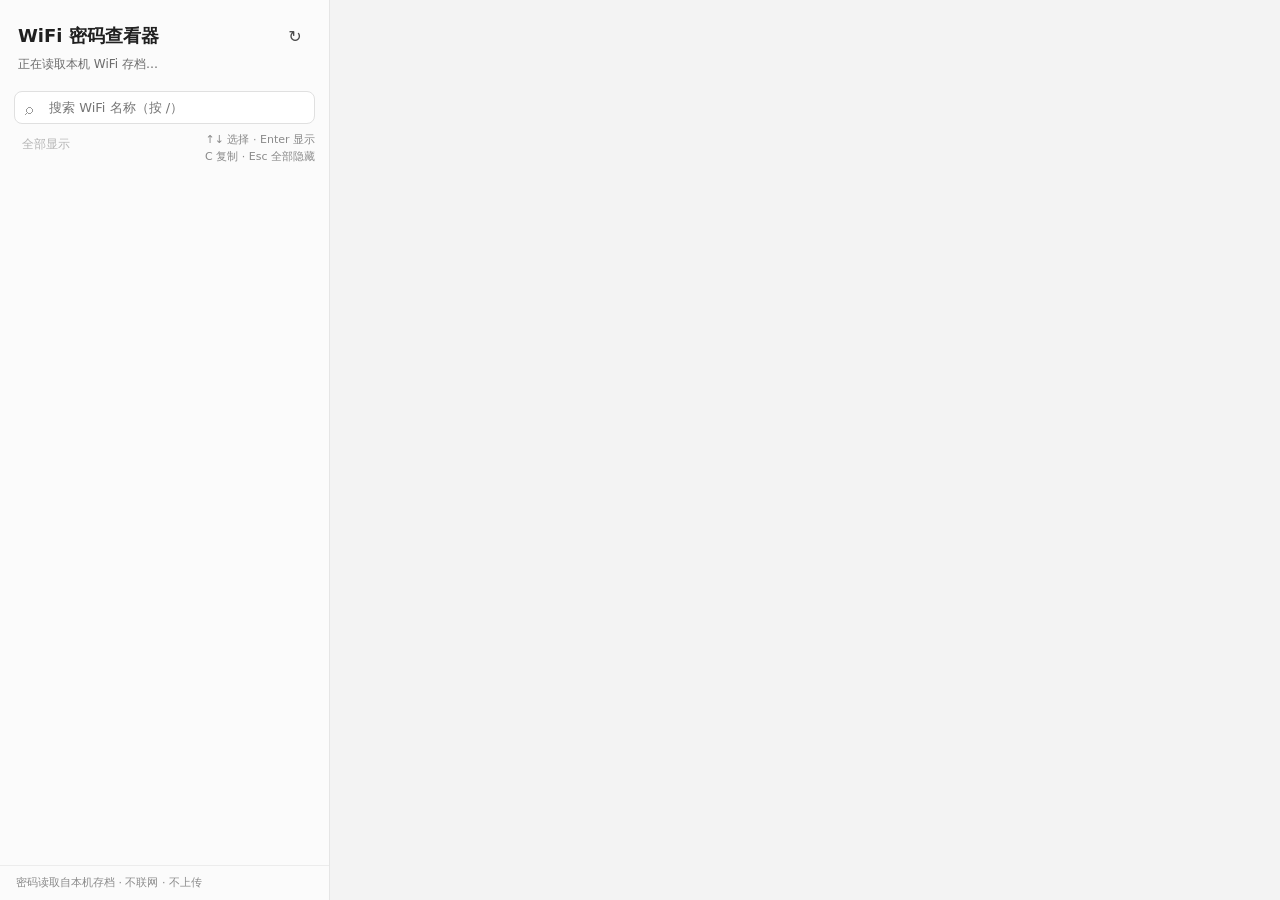
<file: wifi_pass_viewer/ui/index.html>
<!doctype html>
<html lang="zh-CN">
<head>
<meta charset="utf-8">
<meta name="viewport" content="width=device-width, initial-scale=1">
<title>WiFi 密码查看器</title>
<link rel="stylesheet" href="style.css">
</head>
<body>
<div class="app">
  <aside class="side">
    <header class="side-head">
      <div class="title-row">
        <h1>WiFi 密码查看器</h1>
        <button id="refresh" class="icon-btn" title="重新扫描">↻</button>
      </div>
      <div class="cnt" id="count-line">正在读取本机 WiFi 存档…</div>
    </header>
    <div class="search-wrap">
      <input id="search" type="search" placeholder="搜索 WiFi 名称（按 /）" autocomplete="off" spellcheck="false">
    </div>
    <div class="toolbar">
      <button id="toggle-all" class="mini" disabled>全部显示</button>
      <span class="hint">↑↓ 选择 · Enter 显示<br>C 复制 · Esc 全部隐藏</span>
    </div>
    <div class="list" id="list"></div>
    <div class="side-foot" id="foot-note">密码读取自本机存档 · 不联网 · 不上传</div>
  </aside>
  <main class="detail" id="detail"></main>
</div>

<div id="toast"></div>

<div id="qr-modal" class="overlay hidden">
  <div class="overlay-backdrop" id="qr-backdrop"></div>
  <div class="modal-card qr-card">
    <button class="modal-x" id="qr-close">✕</button>
    <div class="qr-title">扫码连接 WiFi</div>
    <div class="qr-ssid" id="qr-ssid"></div>
    <canvas id="qr-canvas" width="252" height="252"></canvas>
    <div class="qr-pw" id="qr-pw"></div>
    <div class="qr-note">用手机相机或系统扫一扫即可连接</div>
  </div>
</div>

<div id="about-modal" class="overlay hidden">
  <div class="overlay-backdrop" id="about-backdrop"></div>
  <div class="modal-card about-card">
    <button class="modal-x" id="about-close">✕</button>
    <div class="about-title">WiFi 密码查看器</div>
    <div class="about-version" id="about-version">v—</div>
    <div class="about-body">
      <p>密码读取自本机 Windows 存档（netsh），工具<b>不联网、不上传、只读</b>。</p>
      <p>复制密码时已自动排除剪贴板历史（Win+V）与云同步，60 秒后自动清除。</p>
      <p>查不到密码的网络：开放网络本身没有密码；企业网络（802.1X）不保存明文密码。</p>
    </div>
    <div class="about-actions">
      <button class="btn secondary" id="about-update">检查更新</button>
      <button class="btn primary" id="about-ok">知道了</button>
    </div>
  </div>
</div>

<script src="app.js"></script>
</body>
</html>
</file>
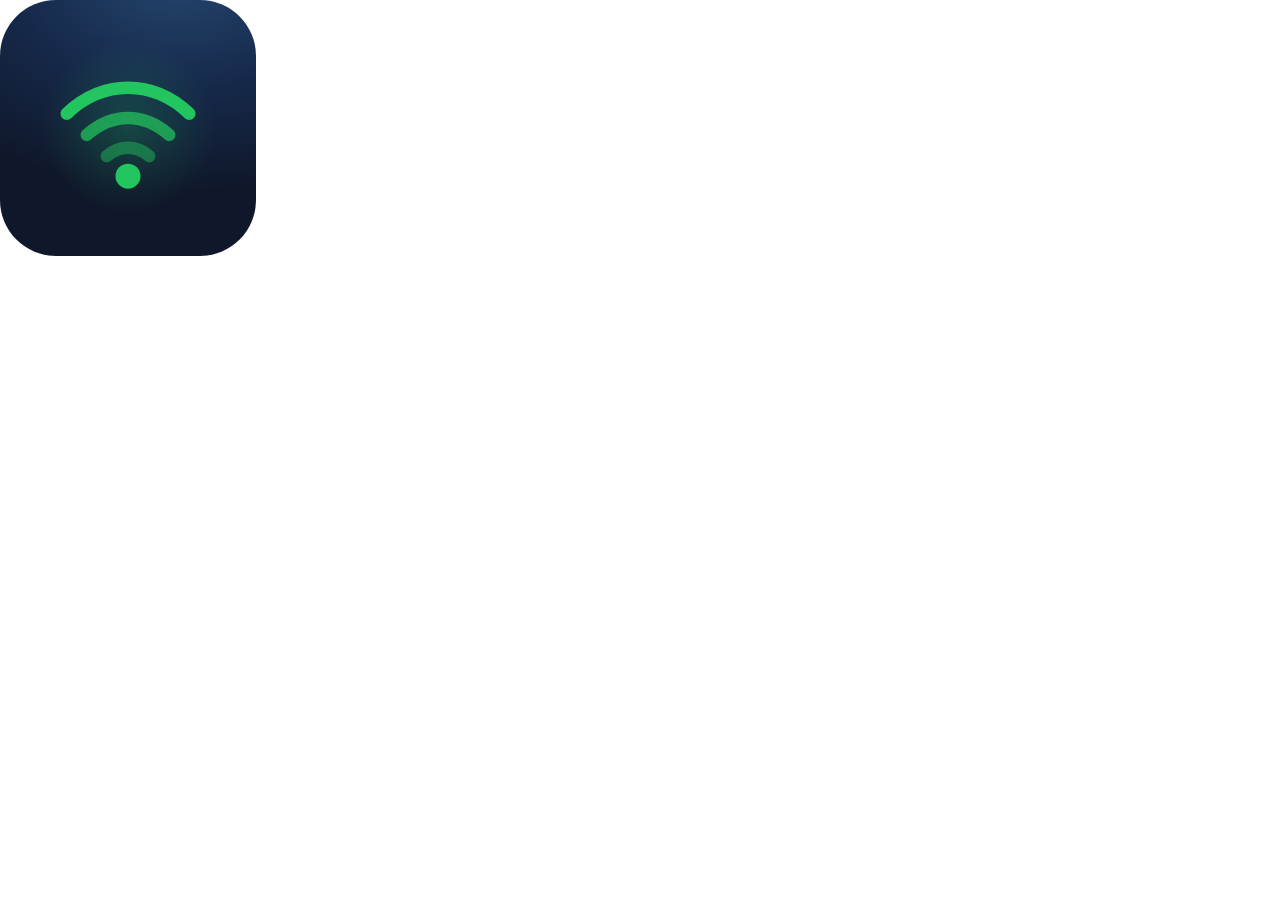
<file: assets/icon.src.html>
<!doctype html>
<html lang="zh-CN">
<head>
<meta charset="utf-8">
<style>
  * { margin: 0; padding: 0; box-sizing: border-box; }
  body { width: 256px; height: 256px; overflow: hidden; }
  .stage { position: relative; width: 256px; height: 256px;
           background: radial-gradient(320px 220px at 70% -10%, #24466F 0%, #16294A 52%, #0F172A 100%);
           border-radius: 56px; display: grid; place-items: center; }
  .glow { position: absolute; width: 190px; height: 190px; border-radius: 50%;
          background: radial-gradient(circle, rgba(34,197,94,.22) 0%, transparent 65%); }
</style>
</head>
<body>
<div class="stage">
  <div class="glow"></div>
  <svg width="150" height="122" viewBox="0 0 24 19" fill="none">
    <path d="M2.2 7.2C8 1.7 16 1.7 21.8 7.2" stroke="#22C55E" stroke-width="2" stroke-linecap="round"/>
    <path d="M5.4 10.6C9.5 7 14.5 7 18.6 10.6" stroke="#22C55E" stroke-width="2" stroke-linecap="round" opacity=".72"/>
    <path d="M8.6 14C10.65 12.2 13.35 12.2 15.4 14" stroke="#22C55E" stroke-width="2" stroke-linecap="round" opacity=".45"/>
    <circle cx="12" cy="17.2" r="2" fill="#22C55E"/>
  </svg>
</div>
</body>
</html>
</file>
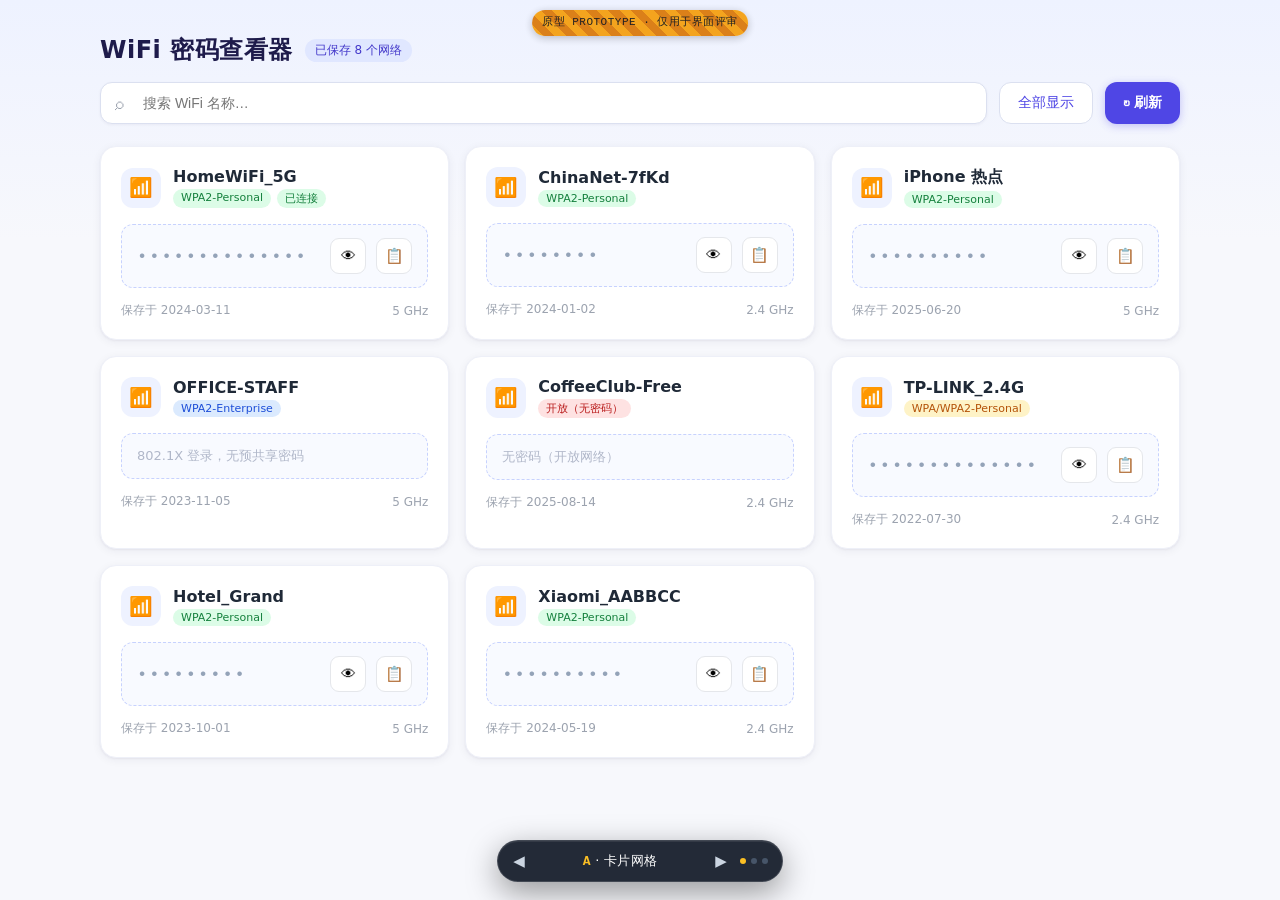
<file: prototype/ui-prototype.html>
<!doctype html>
<html lang="zh-CN">
<head>
<meta charset="utf-8">
<meta name="viewport" content="width=device-width, initial-scale=1">
<title>WiFi 密码查看器 · UI 原型 (PROTOTYPE)</title>
<!--
  ═══════════════════════════════════════════════════════════════════
  UI 原型（PROTOTYPE —— 一次性产物，勿当成品使用）
  ───────────────────────────────────────────────────────────────────
  问题：WiFi 密码查看器的桌面界面应该长什么样？
  计划：3 个结构完全不同的变体，通过 ?variant=A|B|C 切换：
        A = 卡片网格（友好消费风，鼠标优先）
        B = 主从分栏（Win11 设置风，选择→大按钮复制）
        C = 控制台表格（极客风，键盘优先）
        底部浮动条左右切换；← → 键也可切换。
  评审后：选定赢家并入正式实现，全套变体存档到 throwaway 分支。
  ═══════════════════════════════════════════════════════════════════
-->
<style>
  * { margin: 0; padding: 0; box-sizing: border-box; }
  :root {
    --mono: "Cascadia Code", Consolas, "Courier New", monospace;
    --sans: "Segoe UI", "Microsoft YaHei UI", "Microsoft YaHei", system-ui, sans-serif;
  }
  html, body { height: 100%; }
  body { font-family: var(--sans); overflow-x: hidden; }

  /* ── 原型标记（不属于任何变体的设计） ─────────────────────── */
  #proto-flag {
    position: fixed; top: 10px; left: 50%; transform: translateX(-50%); z-index: 900;
    font: 11px/1.6 var(--mono); letter-spacing: .5px;
    background: repeating-linear-gradient(45deg, #f59e0b, #f59e0b 8px, #d97706 8px, #d97706 16px);
    color: #111; padding: 4px 10px; border-radius: 999px;
    box-shadow: 0 2px 8px rgba(0,0,0,.25); opacity: .92; pointer-events: none;
  }
  #toast {
    position: fixed; bottom: 84px; right: 24px; z-index: 950;
    background: #111827; color: #fff; font-size: 13px;
    padding: 9px 16px; border-radius: 10px; box-shadow: 0 8px 24px rgba(0,0,0,.3);
    opacity: 0; transform: translateY(8px); transition: all .22s ease; pointer-events: none;
  }
  #toast.show { opacity: 1; transform: translateY(0); }

  /* ── 浮动变体切换条（原型工具，不属于任何变体） ────────────── */
  #switcher {
    position: fixed; bottom: 18px; left: 50%; transform: translateX(-50%); z-index: 1000;
    display: flex; align-items: center; gap: 2px;
    background: rgba(17, 24, 39, .92); color: #fff;
    border: 1px solid rgba(255,255,255,.14);
    border-radius: 999px; padding: 5px 6px;
    box-shadow: 0 10px 32px rgba(0,0,0,.4), inset 0 1px 0 rgba(255,255,255,.08);
    backdrop-filter: blur(8px); font-size: 13px; user-select: none;
  }
  #switcher button {
    all: unset; cursor: pointer; width: 30px; height: 30px; border-radius: 50%;
    display: grid; place-items: center; color: #cbd5e1; font-size: 15px;
  }
  #switcher button:hover { background: rgba(255,255,255,.12); color: #fff; }
  #switcher .label { padding: 0 10px; min-width: 168px; text-align: center; letter-spacing: .3px; }
  #switcher .label b { color: #fbbf24; font-family: var(--mono); }
  #switcher .dots { display: flex; gap: 5px; padding: 0 8px 0 2px; }
  #switcher .dot { width: 6px; height: 6px; border-radius: 50%; background: #475569; cursor: pointer; }
  #switcher .dot.on { background: #fbbf24; }

  /* ════════════════════════════════════════════════════════════════
     A · 卡片网格（友好消费风）
     ════════════════════════════════════════════════════════════════ */
  .va-app { min-height: 100vh; background: linear-gradient(180deg,#eef2ff 0%,#f7f8fc 240px); padding: 34px 34px 110px; }
  .va-head { max-width: 1080px; margin: 0 auto 22px; }
  .va-title { display: flex; align-items: center; gap: 12px; }
  .va-title h1 { font-size: 24px; color: #1e1b4b; letter-spacing: .5px; }
  .va-title .badge { font-size: 12px; color: #4338ca; background: #e0e7ff; padding: 3px 10px; border-radius: 999px; }
  .va-bar { display: flex; gap: 12px; margin-top: 16px; }
  .va-search { flex: 1; position: relative; }
  .va-search input {
    width: 100%; padding: 12px 16px 12px 42px; font-size: 14px;
    border: 1px solid #dbe0f0; border-radius: 12px; background: #fff; outline: none;
    box-shadow: 0 1px 3px rgba(30,27,75,.05);
  }
  .va-search input:focus { border-color: #818cf8; box-shadow: 0 0 0 3px #e0e7ff; }
  .va-search::before { content: "⌕"; position: absolute; left: 15px; top: 50%; transform: translateY(-50%); color: #9ca3af; font-size: 17px; }
  .va-btn { border: none; cursor: pointer; border-radius: 12px; font-size: 14px; padding: 0 18px; background: #4f46e5; color: #fff; font-weight: 600; box-shadow: 0 2px 8px rgba(79,70,229,.3); }
  .va-btn:hover { background: #4338ca; }
  .va-btn.ghost { background: #fff; color: #4f46e5; border: 1px solid #dbe0f0; box-shadow: none; font-weight: 500; }
  .va-grid { max-width: 1080px; margin: 0 auto; display: grid; grid-template-columns: repeat(auto-fill,minmax(310px,1fr)); gap: 16px; }
  .va-card { background: #fff; border-radius: 16px; padding: 20px; box-shadow: 0 2px 10px rgba(30,27,75,.06), 0 1px 2px rgba(30,27,75,.05); border: 1px solid #eef0f8; transition: transform .15s, box-shadow .15s; }
  .va-card:hover { transform: translateY(-2px); box-shadow: 0 10px 26px rgba(30,27,75,.12); }
  .va-card .top { display: flex; align-items: center; gap: 12px; }
  .va-wifi-ico { width: 40px; height: 40px; border-radius: 12px; display: grid; place-items: center; background: #eef2ff; color: #4f46e5; font-size: 19px; flex: none; }
  .va-card h3 { font-size: 16px; color: #1f2937; word-break: break-all; }
  .va-sub { display: flex; gap: 6px; margin-top: 3px; flex-wrap: wrap; }
  .va-chip { font-size: 11px; padding: 2px 8px; border-radius: 999px; background: #f3f4f6; color: #4b5563; }
  .va-chip.ok { background: #dcfce7; color: #15803d; }
  .va-chip.warn { background: #fef3c7; color: #b45309; }
  .va-chip.danger { background: #fee2e2; color: #b91c1c; }
  .va-chip.info { background: #dbeafe; color: #1d4ed8; }
  .va-pw { margin-top: 16px; background: #f8faff; border: 1px dashed #c7d2fe; border-radius: 12px; padding: 13px 15px; display: flex; align-items: center; justify-content: space-between; gap: 10px; }
  .va-pw .mask { font-family: var(--mono); font-size: 17px; letter-spacing: 2px; color: #94a3b8; flex: 1; word-break: break-all; }
  .va-pw .mask.shown { color: #059669; letter-spacing: 0; font-weight: 600; }
  .va-pw .none { color: #b0b7c9; font-size: 13px; font-family: var(--sans); letter-spacing: 0; }
  .va-ico-btn { all: unset; cursor: pointer; width: 34px; height: 34px; border-radius: 9px; display: grid; place-items: center; background: #fff; border: 1px solid #e5e7eb; font-size: 15px; transition: all .12s; }
  .va-ico-btn:hover { border-color: #a5b4fc; background: #eef2ff; }
  .va-foot { margin-top: 14px; display: flex; justify-content: space-between; align-items: center; font-size: 12px; color: #9ca3af; }
  .va-empty { grid-column: 1/-1; text-align: center; padding: 60px 0; color: #9ca3af; }

  /* ════════════════════════════════════════════════════════════════
     B · 主从分栏（Win11 设置风）
     ════════════════════════════════════════════════════════════════ */
  .vb-app { display: flex; height: 100vh; background: #f3f3f3; overflow: hidden; }
  .vb-side { width: 320px; flex: none; background: #fbfbfb; border-right: 1px solid #e5e5e5; display: flex; flex-direction: column; }
  .vb-side .head { padding: 20px 18px 12px; }
  .vb-side h1 { font-size: 18px; color: #202020; font-weight: 600; }
  .vb-side .cnt { font-size: 12px; color: #8a8a8a; margin-top: 4px; }
  .vb-search { margin: 10px 14px 6px; position: relative; }
  .vb-search input { width: 100%; padding: 8px 12px 8px 34px; border-radius: 8px; border: 1px solid #e0e0e0; background: #fff; font-size: 13px; outline: none; }
  .vb-search input:focus { border-color: #0067c0; box-shadow: 0 0 0 2px rgba(0,103,192,.15); }
  .vb-search::before { content: "⌕"; position: absolute; left: 11px; top: 50%; transform: translateY(-50%); color: #9a9a9a; }
  .vb-list { flex: 1; overflow-y: auto; padding: 8px 8px 90px; }
  .vb-row { display: flex; align-items: center; gap: 12px; padding: 10px 12px; border-radius: 8px; cursor: pointer; position: relative; }
  .vb-row:hover { background: #f0f0f0; }
  .vb-row.sel { background: #e8f1fb; }
  .vb-row.sel::before { content: ""; position: absolute; left: 4px; top: 50%; transform: translateY(-50%); width: 3px; height: 18px; border-radius: 3px; background: #0067c0; }
  .vb-row .ico { width: 34px; height: 34px; border-radius: 8px; display: grid; place-items: center; background: #eaeaea; font-size: 16px; flex: none; }
  .vb-row.sel .ico { background: #d6e8f8; }
  .vb-row .meta { flex: 1; min-width: 0; }
  .vb-row .ssid { font-size: 13.5px; color: #202020; white-space: nowrap; overflow: hidden; text-overflow: ellipsis; }
  .vb-row .sub { font-size: 11.5px; color: #8a8a8a; margin-top: 1px; }
  .vb-row .conn { font-size: 10.5px; color: #0f7b0f; background: #dff6dd; padding: 2px 7px; border-radius: 999px; flex: none; }
  .vb-detail { flex: 1; overflow-y: auto; padding: 40px 46px 110px; }
  .vb-detail h2 { font-size: 26px; color: #1a1a1a; font-weight: 600; word-break: break-all; }
  .vb-detail .subrow { display: flex; gap: 10px; margin-top: 10px; align-items: center; }
  .vb-tag { font-size: 12px; padding: 3px 10px; border-radius: 999px; background: #eaeaea; color: #4a4a4a; }
  .vb-tag.ok { background: #dff6dd; color: #0f7b0f; }
  .vb-tag.blue { background: #dce9f7; color: #005a9e; }
  .vb-panel { margin-top: 30px; background: #fff; border: 1px solid #e8e8e8; border-radius: 8px; overflow: hidden; box-shadow: 0 1px 2px rgba(0,0,0,.04); }
  .vb-panel .t { font-size: 13px; font-weight: 600; color: #202020; padding: 14px 18px 0; }
  .vb-pw-box { padding: 14px 18px 18px; display: flex; align-items: center; gap: 16px; }
  .vb-pw-eye { width: 42px; height: 42px; flex: none; border-radius: 8px; border: 1px solid #e0e0e0; background: #fafafa; cursor: pointer; font-size: 17px; }
  .vb-pw-eye:hover { background: #f0f0f0; }
  .vb-pw-val { flex: 1; font-family: var(--mono); font-size: 22px; letter-spacing: 4px; color: #7a7a7a; word-break: break-all; }
  .vb-pw-val.shown { color: #0f7b0f; letter-spacing: 0; font-weight: 700; }
  .vb-copy { border: none; cursor: pointer; background: #0067c0; color: #fff; font-size: 14px; font-weight: 600; padding: 11px 26px; border-radius: 6px; box-shadow: 0 1px 3px rgba(0,103,192,.35); }
  .vb-copy:hover { background: #005a9e; }
  .vb-copy:disabled, .vb-copy.off { background: #c9c9c9; box-shadow: none; cursor: default; }
  .vb-kv { border-top: 1px solid #f0f0f0; }
  .vb-kv .r { display: flex; justify-content: space-between; padding: 12px 18px; font-size: 13.5px; border-bottom: 1px solid #f0f0f0; }
  .vb-kv .r:last-child { border-bottom: none; }
  .vb-kv .k { color: #6b6b6b; }
  .vb-kv .v { color: #202020; }
  .vb-empty { color: #8a8a8a; text-align: center; margin-top: 120px; font-size: 14px; }

  /* ════════════════════════════════════════════════════════════════
     C · 控制台表格（极客风）
     ════════════════════════════════════════════════════════════════ */
  .vc-app { min-height: 100vh; background: #0b0f14; color: #c9d1d9; font-family: var(--mono); padding: 0 0 100px; }
  .vc-win { max-width: 1020px; margin: 0 auto; }
  .vc-bar { display: flex; align-items: center; gap: 8px; padding: 14px 4px 12px; border-bottom: 1px solid #1c2733; }
  .vc-dots { display: flex; gap: 7px; margin-right: 10px; }
  .vc-dots i { width: 11px; height: 11px; border-radius: 50%; display: block; }
  .vc-dots i:nth-child(1){ background:#ff5f56 } .vc-dots i:nth-child(2){ background:#ffbd2e } .vc-dots i:nth-child(3){ background:#27c93f }
  .vc-bar .path { color: #7d8590; font-size: 12.5px; }
  .vc-bar .path b { color: #58a6ff; font-weight: 400; }
  .vc-search { margin-left: auto; display: flex; align-items: center; gap: 6px; color: #7d8590; font-size: 12.5px; }
  .vc-search input { width: 200px; background: #0f1620; border: 1px solid #233040; color: #c9d1d9; font-family: var(--mono); font-size: 12.5px; border-radius: 5px; padding: 5px 10px; outline: none; }
  .vc-search input:focus { border-color: #2f81f7; box-shadow: 0 0 0 2px rgba(47,129,247,.2); }
  .vc-tbl { width: 100%; border-collapse: collapse; margin-top: 14px; font-size: 13.5px; }
  .vc-tbl th { text-align: left; color: #7d8590; font-weight: 400; font-size: 12px; letter-spacing: 1px; text-transform: uppercase; padding: 8px 12px; border-bottom: 1px solid #1c2733; }
  .vc-tbl td { padding: 11px 12px; border-bottom: 1px solid #10161d; }
  .vc-tbl tbody tr { cursor: pointer; }
  .vc-tbl tbody tr:hover { background: #0f1620; }
  .vc-tbl tbody tr.sel { background: #101d2c; box-shadow: inset 3px 0 0 #2f81f7; }
  .vc-ssid { color: #e6edf3; }
  .vc-ssid .hash { color: #30363d; margin-right: 8px; }
  .vc-sec { color: #8b949e; }
  .vc-sec.ok { color: #3fb950; } .vc-sec.warn { color: #d29922; } .vc-sec.danger { color: #f85149; } .vc-sec.info { color: #58a6ff; }
  .vc-pw { letter-spacing: 2px; color: #484f58; }
  .vc-pw.shown { color: #3fb950; letter-spacing: 0; }
  .vc-tag { font-size: 11px; padding: 1px 8px; border: 1px solid #233040; border-radius: 999px; color: #8b949e; }
  .vc-tag.conn { color: #3fb950; border-color: #1d3a2a; background: #0d1f16; }
  .vc-none { color: #30363d; }
  .vc-status { position: fixed; bottom: 0; left: 0; right: 0; background: #0d1319; border-top: 1px solid #1c2733; padding: 10px 26px; display: flex; gap: 22px; font-size: 12.5px; color: #7d8590; z-index: 500; }
  .vc-status b { color: #d29922; font-weight: 400; }
  .vc-status .cursor { color: #58a6ff; margin-left: auto; }
  .vc-empty { padding: 40px 12px; color: #484f58; }
</style>
</head>
<body>

<div id="proto-flag">原型 PROTOTYPE · 仅用于界面评审</div>
<div id="app"></div>
<div id="switcher">
  <button id="sw-prev" title="上一个变体（←）">◀</button>
  <div class="label" id="sw-label"></div>
  <button id="sw-next" title="下一个变体（→）">▶</button>
  <div class="dots" id="sw-dots"></div>
</div>
<div id="toast"></div>

<script>
/* ═══════════════ 模拟数据（原型用，非真实数据） ═══════════════ */
const NETWORKS = [
  { ssid: "HomeWiFi_5G",      sec: "WPA2-Personal",   secKind: "ok",     pw: "HomeSweet#2024",   connected: true,  band: "5 GHz",  saved: "2024-03-11" },
  { ssid: "ChinaNet-7fKd",    sec: "WPA2-Personal",   secKind: "ok",     pw: "12345678",         connected: false, band: "2.4 GHz", saved: "2024-01-02" },
  { ssid: "iPhone 热点",       sec: "WPA2-Personal",   secKind: "ok",     pw: "iphone8888",       connected: false, band: "5 GHz",  saved: "2025-06-20" },
  { ssid: "OFFICE-STAFF",     sec: "WPA2-Enterprise", secKind: "info",   pw: null,               connected: false, band: "5 GHz",  saved: "2023-11-05", note: "802.1X 登录，无预共享密码" },
  { ssid: "CoffeeClub-Free",  sec: "开放（无密码）",   secKind: "danger", pw: null,               connected: false, band: "2.4 GHz", saved: "2025-08-14" },
  { ssid: "TP-LINK_2.4G",     sec: "WPA/WPA2-Personal", secKind: "warn", pw: "tplink@admin123",  connected: false, band: "2.4 GHz", saved: "2022-07-30" },
  { ssid: "Hotel_Grand",      sec: "WPA2-Personal",   secKind: "ok",     pw: "stay2023!",        connected: false, band: "5 GHz",  saved: "2023-10-01" },
  { ssid: "Xiaomi_AABBCC",    sec: "WPA2-Personal",   secKind: "ok",     pw: "1234567890",       connected: false, band: "2.4 GHz", saved: "2024-05-19" },
];

/* ═══════════════ 全局原型状态 ═══════════════ */
const state = {
  variant: "A",                      // A | B | C
  shown: new Set(),                  // 已显示密码的 ssid 集合
  query: "",                         // 搜索词（A/B 共享一份，够用）
  selected: 0,                       // B/C 当前选中项索引
};
const VARIANTS = [
  { key: "A", name: "卡片网格" },
  { key: "B", name: "主从分栏" },
  { key: "C", name: "控制台表格" },
];

/* ═══════════════ 工具函数 ═══════════════ */
function mask(pw) { return "•".repeat(Math.min(pw.length, 14)); }
function visibleNetworks() {
  const q = state.query.trim().toLowerCase();
  return NETWORKS.filter(n => !q || n.ssid.toLowerCase().includes(q));
}
function toast(msg) {
  const t = document.getElementById("toast");
  t.textContent = msg; t.classList.add("show");
  clearTimeout(t._h); t._h = setTimeout(() => t.classList.remove("show"), 1600);
}
async function copyText(txt) {
  try { await navigator.clipboard.writeText(txt); }
  catch {
    const ta = document.createElement("textarea");
    ta.value = txt; document.body.appendChild(ta); ta.select();
    try { document.execCommand("copy"); } catch {}
    ta.remove();
  }
  toast("已复制到剪贴板：" + (txt.length > 18 ? txt.slice(0, 18) + "…" : txt));
}
function toggleShow(ssid) {
  if (state.shown.has(ssid)) state.shown.delete(ssid); else state.shown.add(ssid);
  render();
}
function esc(s) { return String(s).replace(/[&<>"']/g, c => ({ "&":"&amp;","<":"&lt;",">":"&gt;",'"':"&quot;","'":"&#39;" }[c])); }

/* ═══════════════ 变体 A · 卡片网格 ═══════════════ */
function renderA() {
  const list = visibleNetworks();
  const cards = list.map(n => {
    const shownPw = state.shown.has(n.ssid);
    let pwHtml;
    if (n.pw === null) {
      pwHtml = `<span class="none">${esc(n.note || "无密码（开放网络）")}</span>`;
    } else {
      pwHtml = `<span class="mask ${shownPw ? "shown" : ""}">${shownPw ? esc(n.pw) : mask(n.pw)}</span>`;
    }
    return `
    <div class="va-card">
      <div class="top">
        <div class="va-wifi-ico">📶</div>
        <div style="min-width:0;flex:1">
          <h3>${esc(n.ssid)}</h3>
          <div class="va-sub">
            <span class="va-chip ${n.secKind}">${esc(n.sec)}</span>
            ${n.connected ? '<span class="va-chip ok">已连接</span>' : ""}
          </div>
        </div>
      </div>
      <div class="va-pw">
        ${pwHtml}
        ${n.pw !== null ? `
          <button class="va-ico-btn" title="${shownPw ? "隐藏" : "显示"}密码" onclick="toggleShow('${esc(n.ssid)}')">${shownPw ? "🙈" : "👁"}</button>
          <button class="va-ico-btn" title="复制密码" onclick="copyText('${esc(n.pw)}')">📋</button>` : ""}
      </div>
      <div class="va-foot">
        <span>保存于 ${n.saved}</span><span>${n.band}</span>
      </div>
    </div>`;
  }).join("");

  return `
  <div class="va-app">
    <div class="va-head">
      <div class="va-title">
        <h1>WiFi 密码查看器</h1>
        <span class="badge">已保存 ${NETWORKS.length} 个网络</span>
      </div>
      <div class="va-bar">
        <div class="va-search"><input id="va-q" placeholder="搜索 WiFi 名称…" value="${esc(state.query)}"></div>
        <button class="va-btn ghost" onclick="vl_all(this)">全部显示</button>
        <button class="va-btn" onclick="toast('已重新扫描已保存的网络（原型演示）')">↻ 刷新</button>
      </div>
    </div>
    <div class="va-grid">${cards || `<div class="va-empty">没有找到匹配的网络</div>`}</div>
  </div>`;
}
function vl_all(btn) {
  const list = visibleNetworks();
  const all = list.length > 0 && list.every(n => state.shown.has(n.ssid));
  list.forEach(n => all ? state.shown.delete(n.ssid) : state.shown.add(n.ssid));
  render();
}

/* ═══════════════ 变体 B · 主从分栏 ═══════════════ */
function renderB() {
  const list = visibleNetworks();
  if (list.length && state.selected >= list.length) state.selected = 0;
  const cur = list[state.selected] || null;
  const rows = list.map((n, i) => `
    <div class="vb-row ${i === state.selected ? "sel" : ""}" onclick="vb_select(${i})">
      <div class="ico">${n.secKind === "danger" ? "🔓" : "🔒"}</div>
      <div class="meta">
        <div class="ssid">${esc(n.ssid)}</div>
        <div class="sub">${esc(n.sec)} · ${n.band}</div>
      </div>
      ${n.connected ? '<span class="conn">已连接</span>' : ""}
    </div>`).join("");

  let detail;
  if (!cur) {
    detail = `<div class="vb-empty">左侧选择一个网络查看详情</div>`;
  } else {
    const shownPw = state.shown.has(cur.ssid);
    let pwBox;
    if (cur.pw === null) {
      pwBox = `
        <div class="vb-pw-box">
          <div class="vb-pw-val" style="letter-spacing:0;font-size:15px;color:#8a8a8a">${esc(cur.note || "该网络没有保存密码（开放网络）")}</div>
          <button class="vb-copy off" disabled>复制密码</button>
        </div>`;
    } else {
      pwBox = `
        <div class="vb-pw-box">
          <button class="vb-pw-eye" title="${shownPw ? "隐藏" : "显示"}" onclick="toggleShow('${esc(cur.ssid)}')">${shownPw ? "🙈" : "👁"}</button>
          <div class="vb-pw-val ${shownPw ? "shown" : ""}">${shownPw ? esc(cur.pw) : mask(cur.pw)}</div>
          <button class="vb-copy" onclick="copyText('${esc(cur.pw)}')">复制密码</button>
        </div>`;
    }
    detail = `
      <h2>${esc(cur.ssid)}</h2>
      <div class="subrow">
        <span class="vb-tag ok">🔒 ${esc(cur.sec)}</span>
        ${cur.connected ? '<span class="vb-tag blue">已连接</span>' : '<span class="vb-tag">未连接</span>'}
        <span class="vb-tag">${cur.band}</span>
      </div>
      <div class="vb-panel">
        <div class="t">网络密码</div>
        ${pwBox}
      </div>
      <div class="vb-panel">
        <div class="t" style="padding-bottom:10px">网络详情</div>
        <div class="vb-kv">
          <div class="r"><span class="k">加密类型</span><span class="v">${esc(cur.sec)}</span></div>
          <div class="r"><span class="k">频段</span><span class="v">${cur.band}</span></div>
          <div class="r"><span class="k">首次保存</span><span class="v">${cur.saved}</span></div>
          <div class="r"><span class="k">配置来源</span><span class="v">用户手动连接</span></div>
        </div>
      </div>`;
  }

  return `
  <div class="vb-app">
    <div class="vb-side">
      <div class="head">
        <h1>WiFi 密码查看器</h1>
        <div class="cnt">已保存 ${NETWORKS.length} 个网络 · 选择查看详情</div>
      </div>
      <div class="vb-search"><input id="vb-q" placeholder="搜索…" value="${esc(state.query)}"></div>
      <div class="vb-list">${rows || `<div style="padding:20px;color:#8a8a8a;font-size:13px">没有匹配的网络</div>`}</div>
    </div>
    <div class="vb-detail">${detail}</div>
  </div>`;
}
function vb_select(i) { state.selected = i; render(); }

/* ═══════════════ 变体 C · 控制台表格 ═══════════════ */
function renderC() {
  const list = visibleNetworks();
  if (list.length && state.selected >= list.length) state.selected = 0;
  const rows = list.map((n, i) => {
    const shownPw = state.shown.has(n.ssid);
    let pwCell;
    if (n.pw === null) pwCell = `<span class="vc-none">—</span>`;
    else pwCell = `<span class="vc-pw ${shownPw ? "shown" : ""}">${shownPw ? esc(n.pw) : mask(n.pw)}</span>`;
    return `
    <tr class="${i === state.selected ? "sel" : ""}" onclick="vc_select(${i})" ondblclick="toggleShow('${esc(n.ssid)}')">
      <td class="vc-ssid"><span class="hash">#${String(i + 1).padStart(2, "0")}</span>${esc(n.ssid)}</td>
      <td><span class="vc-sec ${n.secKind}">${esc(n.sec)}</span></td>
      <td>${pwCell}</td>
      <td>${n.connected ? '<span class="vc-tag conn">● 已连接</span>' : '<span class="vc-tag">○ 已保存</span>'}</td>
    </tr>`;
  }).join("");

  return `
  <div class="vc-app">
    <div class="vc-win">
      <div class="vc-bar">
        <div class="vc-dots"><i></i><i></i><i></i></div>
        <span class="path">wifi-pass <span style="color:#30363d">::</span> <b>${list.length}</b> 个已保存网络</span>
        <div class="vc-search">filter <input id="vc-q" placeholder="按名称过滤 /" value="${esc(state.query)}"></div>
      </div>
      <table class="vc-tbl">
        <thead><tr><th>SSID</th><th>加密</th><th>密码</th><th>状态</th></tr></thead>
        <tbody>${rows || `<tr><td colspan="4" class="vc-empty">// 没有匹配的网络</td></tr>`}</tbody>
      </table>
    </div>
    <div class="vc-status">
      <span><b>/</b> 过滤</span>
      <span><b>↑↓</b> 选择</span>
      <span><b>Enter</b> 显示/隐藏</span>
      <span><b>C</b> 复制密码</span>
      <span class="cursor">variant C :: console</span>
    </div>
  </div>`;
}
function vc_select(i) { state.selected = i; render(); }

/* ═══════════════ 主渲染 + 变体切换条 ═══════════════ */
const app = document.getElementById("app");
function render() {
  if (state.variant === "A") app.innerHTML = renderA();
  else if (state.variant === "B") app.innerHTML = renderB();
  else app.innerHTML = renderC();

  // 搜索框绑定（A/B 共享 state.query）
  const q = document.getElementById("va-q") || document.getElementById("vb-q") || document.getElementById("vc-q");
  if (q) q.addEventListener("input", e => { state.query = e.target.value; render(); refocus(q); });

  // 切换条
  const v = VARIANTS.find(x => x.key === state.variant);
  document.getElementById("sw-label").innerHTML = `<b>${v.key}</b> · ${v.name}`;
  document.getElementById("sw-dots").innerHTML =
    VARIANTS.map(x => `<span class="dot ${x.key === state.variant ? "on" : ""}" data-k="${x.key}" title="切到 ${x.key}"></span>`).join("");
  document.querySelectorAll("#sw-dots .dot").forEach(d =>
    d.addEventListener("click", () => setVariant(d.dataset.k)));
}
function refocus(el) {
  // 重新渲染后恢复焦点与光标，避免输入中断
  const id = el.id; const pos = el.selectionStart;
  const next = document.getElementById(id);
  if (next) { next.focus(); try { next.setSelectionRange(pos, pos); } catch {} }
}
function getVariant() {
  const s = new URLSearchParams(location.search).get("variant");
  if (s && VARIANTS.some(v => v.key === s.toUpperCase())) return s.toUpperCase();
  const h = (location.hash.match(/variant=([A-Ca-c])/) || [])[1];
  return h ? h.toUpperCase() : "A";
}
function setVariant(k) {
  state.variant = k;
  const url = location.pathname + "?variant=" + k;
  try { history.replaceState(null, "", url); }
  catch { location.hash = "variant=" + k; }
  render();
}
function cycle(step) {
  const i = VARIANTS.findIndex(v => v.key === state.variant);
  setVariant(VARIANTS[(i + step + VARIANTS.length) % VARIANTS.length].key);
}
document.getElementById("sw-prev").addEventListener("click", () => cycle(-1));
document.getElementById("sw-next").addEventListener("click", () => cycle(1));

/* 键盘：← → 切换变体（输入框聚焦时不拦截）；C 变体支持 ↑↓ / Enter / C / / */
document.addEventListener("keydown", e => {
  const t = e.target;
  const typing = t && (t.tagName === "INPUT" || t.tagName === "TEXTAREA" || t.isContentEditable);
  if (typing) {
    if (e.key === "Escape" && t.id) { state.query = ""; render(); }
    return;
  }
  if (e.key === "ArrowLeft") { cycle(-1); e.preventDefault(); }
  else if (e.key === "ArrowRight") { cycle(1); e.preventDefault(); }
  else if (state.variant === "C") {
    const list = visibleNetworks();
    if (e.key === "ArrowDown") { state.selected = Math.min(state.selected + 1, list.length - 1); render(); e.preventDefault(); }
    else if (e.key === "ArrowUp") { state.selected = Math.max(state.selected - 1, 0); render(); e.preventDefault(); }
    else if (e.key === "Enter" && list[state.selected]) { toggleShow(list[state.selected].ssid); e.preventDefault(); }
    else if ((e.key === "c" || e.key === "C") && list[state.selected]?.pw) { copyText(list[state.selected].pw); e.preventDefault(); }
    else if (e.key === "/") { const q = document.getElementById("vc-q"); if (q) { q.focus(); e.preventDefault(); } }
  }
});

/* 启动 */
state.variant = getVariant();
render();
</script>
</body>
</html>
</file>
<file: wifi_pass_viewer/ui/style.css>
/* WiFi 密码查看器 —— 主从分栏（原型 B 定稿 + round-1 评审改进） */
* { margin: 0; padding: 0; box-sizing: border-box; }
:root {
  --mono: "Cascadia Code", Consolas, "Courier New", monospace;
  --sans: "Segoe UI", "Microsoft YaHei UI", "Microsoft YaHei", system-ui, sans-serif;
  --blue: #0067c0;
  --blue-dark: #005a9e;
}
html, body { height: 100%; }
body { font-family: var(--sans); background: #f3f3f3; color: #202020; overflow: hidden; user-select: none; }

.app { display: flex; height: 100vh; }

/* ── 左侧列表 ─────────────────────────────────────────── */
.side { width: 330px; flex: none; background: #fbfbfb; border-right: 1px solid #e5e5e5; display: flex; flex-direction: column; }
.side-head { padding: 20px 18px 10px; }
.title-row { display: flex; align-items: center; justify-content: space-between; }
.side-head h1 { font-size: 18px; font-weight: 600; }
.icon-btn { all: unset; cursor: pointer; width: 32px; height: 32px; display: grid; place-items: center; border-radius: 8px; font-size: 16px; color: #4a4a4a; }
.icon-btn:hover { background: #efefef; }
.icon-btn:disabled { color: #b5b5b5; cursor: default; background: none; }
.cnt { font-size: 12px; color: #6b6b6b; margin-top: 4px; }

.search-wrap { margin: 8px 14px 0; position: relative; }
.search-wrap::before { content: "⌕"; position: absolute; left: 11px; top: 50%; transform: translateY(-50%); color: #9a9a9a; }
#search { width: 100%; padding: 8px 12px 8px 34px; border-radius: 8px; border: 1px solid #e0e0e0; background: #fff; font-size: 13px; font-family: var(--sans); outline: none; }
#search:focus { border-color: var(--blue); box-shadow: 0 0 0 2px rgba(0,103,192,.15); }

.toolbar { display: flex; align-items: flex-start; justify-content: space-between; gap: 8px; padding: 8px 14px 4px; }
.mini { all: unset; cursor: pointer; font-size: 12px; color: var(--blue); padding: 4px 8px; border-radius: 6px; white-space: nowrap; }
.mini:hover { background: #e8f1fb; }
.mini:disabled { color: #b5b5b5; cursor: default; }
.hint { font-size: 11px; color: #8a8a8a; text-align: right; line-height: 1.5; }

.list { flex: 1; overflow-y: auto; padding: 6px 8px 10px; }
.row { display: flex; align-items: center; gap: 12px; padding: 10px 12px; border-radius: 8px; cursor: pointer; position: relative; }
.row:hover { background: #f0f0f0; }
.row.sel { background: #e8f1fb; }
.row.sel::before { content: ""; position: absolute; left: 4px; top: 50%; transform: translateY(-50%); width: 3px; height: 18px; border-radius: 3px; background: var(--blue); }
.row .ico { width: 34px; height: 34px; border-radius: 8px; display: grid; place-items: center; background: #eaeaea; font-size: 15px; flex: none; }
.row.sel .ico { background: #d6e8f8; }
.row .meta { flex: 1; min-width: 0; }
.row .ssid { font-size: 13.5px; white-space: nowrap; overflow: hidden; text-overflow: ellipsis; }
.row .sub { font-size: 11.5px; color: #6b6b6b; margin-top: 1px; white-space: nowrap; overflow: hidden; text-overflow: ellipsis; }
.row .conn { font-size: 10.5px; color: #0f7b0f; background: #dff6dd; padding: 2px 7px; border-radius: 999px; flex: none; }
.chip { font-size: 10.5px; padding: 2px 8px; border-radius: 999px; background: #f1f5f9; color: #64748b; border: 1px solid #e2e8f0; flex: none; }
.chip.warn { background: #fef3c7; color: #b45309; border-color: #fde68a; }
.list-empty { padding: 26px 14px; color: #8a8a8a; font-size: 13px; text-align: center; line-height: 1.8; }

.side-foot { border-top: 1px solid #ececec; padding: 9px 16px; font-size: 11px; color: #8a8a8a; line-height: 1.5; display: flex; align-items: center; justify-content: space-between; gap: 8px; }
.side-foot .foot-text { flex: 1; min-width: 0; }
.side-foot .mini { font-size: 11px; padding: 3px 6px; }
.side-foot.warn { color: #9a6700; background: #fff8e5; }

/* 首启说明卡 */
.intro-card { margin: 0 0 22px; background: #f0fdf4; border: 1px solid #bbf7d0; border-left: 4px solid #22c55e; border-radius: 8px; padding: 13px 16px; display: flex; gap: 12px; align-items: flex-start; }
.intro-card p { flex: 1; margin: 0; font-size: 13px; line-height: 1.7; color: #166534; }
.intro-card .mini { color: #15803d; white-space: nowrap; }

/* ── 右侧详情 ─────────────────────────────────────────── */
.detail { flex: 1; overflow-y: auto; padding: 38px 46px 40px; }
.detail h2 { font-size: 26px; font-weight: 600; word-break: break-all; }
.subrow { display: flex; gap: 10px; margin-top: 10px; align-items: center; flex-wrap: wrap; }
.tag { font-size: 12px; padding: 3px 10px; border-radius: 999px; background: #eaeaea; color: #4a4a4a; }
.tag.ok { background: #dff6dd; color: #0f7b0f; }
.tag.blue { background: #dce9f7; color: #005a9e; }

.panel { margin-top: 26px; background: #fff; border: 1px solid #e8e8e8; border-radius: 8px; overflow: hidden; box-shadow: 0 1px 2px rgba(0,0,0,.04); }
.panel .t { font-size: 13px; font-weight: 600; padding: 14px 18px 0; }
.panel .t .src { font-weight: 400; color: #8a8a8a; font-size: 12px; margin-left: 6px; }
.kv { border-top: 1px solid #f0f0f0; margin-top: 12px; }
.kv .r { display: flex; justify-content: space-between; gap: 20px; padding: 12px 18px; font-size: 13.5px; border-bottom: 1px solid #f0f0f0; }
.kv .r:last-child { border-bottom: none; }
.kv .k { color: #6b6b6b; flex: none; }
.kv .v { text-align: right; word-break: break-all; }

.pw-box { padding: 14px 18px 18px; display: flex; align-items: center; gap: 14px; }
.pw-eye { width: 42px; height: 42px; flex: none; border-radius: 8px; border: 1px solid #e0e0e0; background: #fafafa; cursor: pointer; font-size: 16px; }
.pw-eye:hover { background: #f0f0f0; }
.pw-val { flex: 1; font-family: var(--mono); font-size: 22px; letter-spacing: 4px; color: #7a7a7a; word-break: break-all; min-width: 0; }
.pw-val.shown { color: #0f7b0f; letter-spacing: 0; font-weight: 700; }
.pw-note { flex: 1; font-size: 13px; color: #8a8a8a; line-height: 1.6; }
.btn { border: none; cursor: pointer; border-radius: 6px; font-size: 14px; font-weight: 600; padding: 11px 24px; flex: none; font-family: var(--sans); }
.btn.primary { background: var(--blue); color: #fff; box-shadow: 0 1px 3px rgba(0,103,192,.35); }
.btn.primary:hover { background: var(--blue-dark); }
.btn.secondary { background: #fff; color: var(--blue); border: 1px solid var(--blue); }
.btn.secondary:hover { background: #e8f1fb; }
.btn:disabled { background: #c9c9c9; box-shadow: none; cursor: default; color: #fff; }

.placeholder { color: #8a8a8a; font-size: 14px; margin-top: 120px; text-align: center; line-height: 2; }
.err-card { max-width: 560px; margin: 80px auto 0; background: #fff; border: 1px solid #f0d4d4; border-radius: 10px; padding: 26px 30px; }
.err-card h3 { font-size: 16px; margin-bottom: 8px; color: #b91c1c; }
.err-card p { font-size: 13.5px; color: #555; line-height: 1.7; word-break: break-all; }
.err-card .btn { margin-top: 16px; }

/* ── 提示与二维码弹窗 ─────────────────────────────────── */
#toast { position: fixed; bottom: 26px; right: 26px; z-index: 950; background: #111827; color: #fff; font-size: 13px; padding: 9px 16px; border-radius: 10px; box-shadow: 0 8px 24px rgba(0,0,0,.3); opacity: 0; transform: translateY(8px); transition: all .22s ease; pointer-events: none; }
#toast.show { opacity: 1; transform: translateY(0); }

/* ── 弹窗（二维码 / 关于 共用外壳） ───────────────────── */
.overlay.hidden { display: none; }
.overlay { position: fixed; inset: 0; z-index: 960; display: grid; place-items: center; }
.overlay-backdrop { position: absolute; inset: 0; background: rgba(15,23,42,.45); backdrop-filter: blur(2px); }
.modal-card { position: relative; background: #fff; border-radius: 16px; padding: 26px 30px 20px; text-align: center; box-shadow: 0 24px 60px rgba(0,0,0,.35); }
.modal-x { all: unset; position: absolute; top: 10px; right: 12px; cursor: pointer; color: #9ca3af; font-size: 15px; padding: 6px 9px; border-radius: 8px; }
.modal-x:hover { background: #f3f4f6; color: #374151; }
.qr-card { min-width: 316px; }
.about-card { min-width: 430px; max-width: 470px; padding: 28px 30px 22px; text-align: left; }
.about-title { font-size: 17px; font-weight: 700; color: #1E3A5F; }
.about-version { font-size: 12.5px; color: #8a8a8a; margin-top: 3px; font-family: var(--mono); }
.about-body { margin-top: 14px; }
.about-body p { font-size: 13px; line-height: 1.75; color: #4a4a4a; margin: 0 0 9px; }
.about-body b { color: #1E3A5F; }
.about-actions { display: flex; justify-content: flex-end; gap: 10px; margin-top: 16px; }
.about-actions .btn { padding: 9px 18px; font-size: 13px; }
.qr-title { font-size: 16px; font-weight: 600; margin-bottom: 2px; }
.qr-ssid { font-size: 13px; color: #6b7280; margin-bottom: 14px; word-break: break-all; }
#qr-canvas { width: 252px; height: 252px; image-rendering: pixelated; border: 1px solid #eee; border-radius: 8px; background: #fff; }
.qr-pw { font-family: var(--mono); font-size: 14px; color: #059669; margin-top: 12px; word-break: break-all; user-select: text; }
.qr-note { font-size: 11px; color: #9ca3af; margin-top: 10px; }

/* 滚动条（Windows 11 风格细条） */
::-webkit-scrollbar { width: 10px; height: 10px; }
::-webkit-scrollbar-thumb { background: #c8c8c8; border-radius: 999px; border: 3px solid transparent; background-clip: content-box; }
::-webkit-scrollbar-thumb:hover { background: #a8a8a8; background-clip: content-box; border: 3px solid transparent; }
</file>
